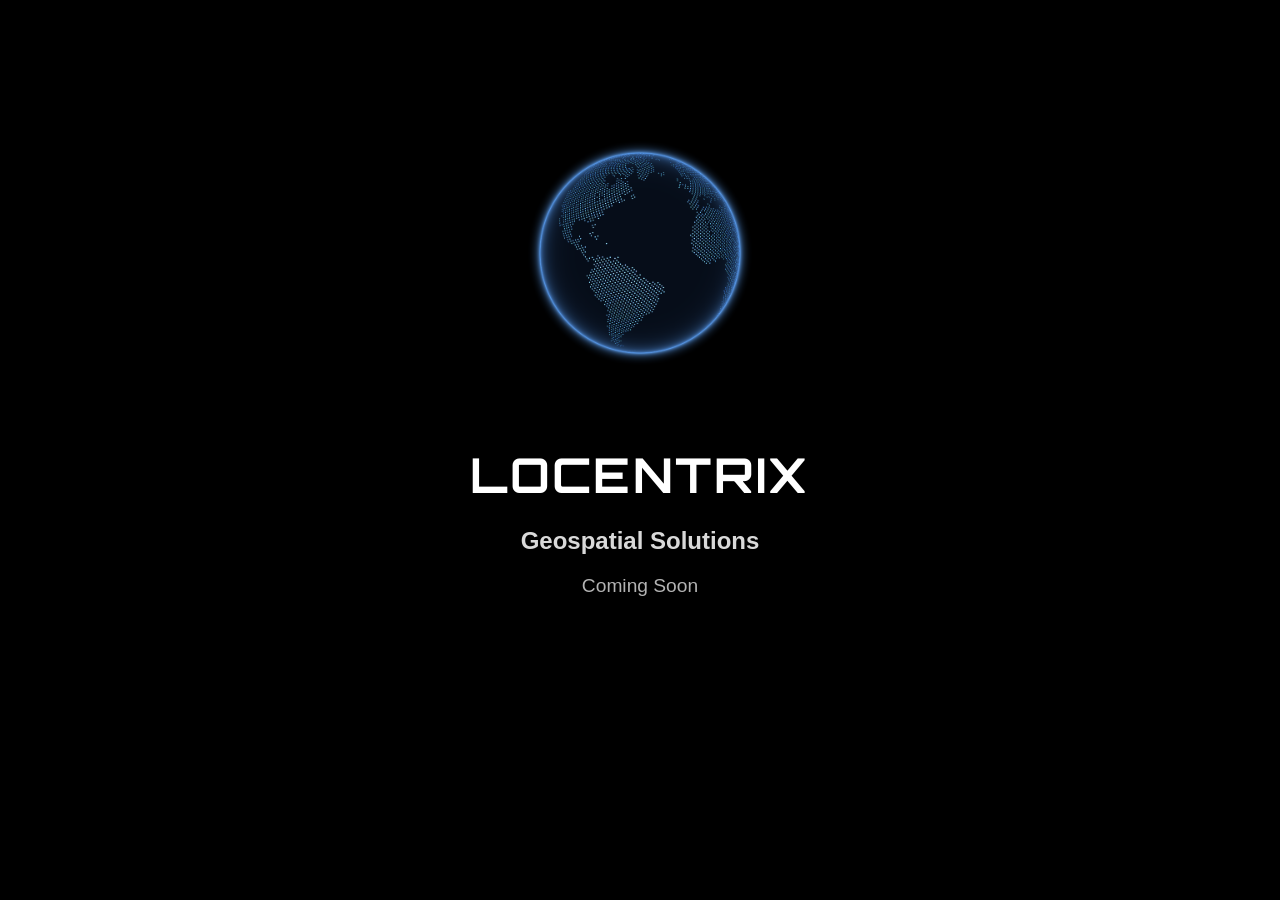
<file: index.html>
<!DOCTYPE html>
<html lang="en">
<head>
<meta charset="UTF-8">
<title>Locentrix — Coming Soon</title>
<meta name="viewport" content="width=device-width, initial-scale=1.0">

<!-- Techy Google Font -->
<link href="https://fonts.googleapis.com/css2?family=Orbitron:wght@400;700&display=swap" rel="stylesheet">

<style>
    body {
        margin: 0;
        background: black;
        color: white;
        font-family: Arial, sans-serif;
        text-align: center;
        opacity: 0;
        animation: fadeIn 2s ease forwards;
    }

    @keyframes fadeIn {
        from { opacity: 0; }
        to { opacity: 1; }
    }

    .container {
        margin-top: 10%;
    }

    img {
        width: 250px;
        margin-bottom: 30px;
    }

    h1 {
        font-family: 'Orbitron', sans-serif; /* tech font */
        font-size: 3rem;
        letter-spacing: 0.15rem;
    }

    h2 {
        font-size: 1.5rem;
        opacity: 0.85;
        margin-top: -10px;
    }

    p {
        font-size: 1.2rem;
        opacity: 0.7;
        margin-top: 20px;
    }
</style>
</head>

<body>

<div class="container">
    <img src="assets/earth.png" alt="Earth">
    <h1>LOCENTRIX</h1>
    <h2>Geospatial Solutions</h2>
    <p>Coming Soon</p>
</div>

</body>
</html>
</file>
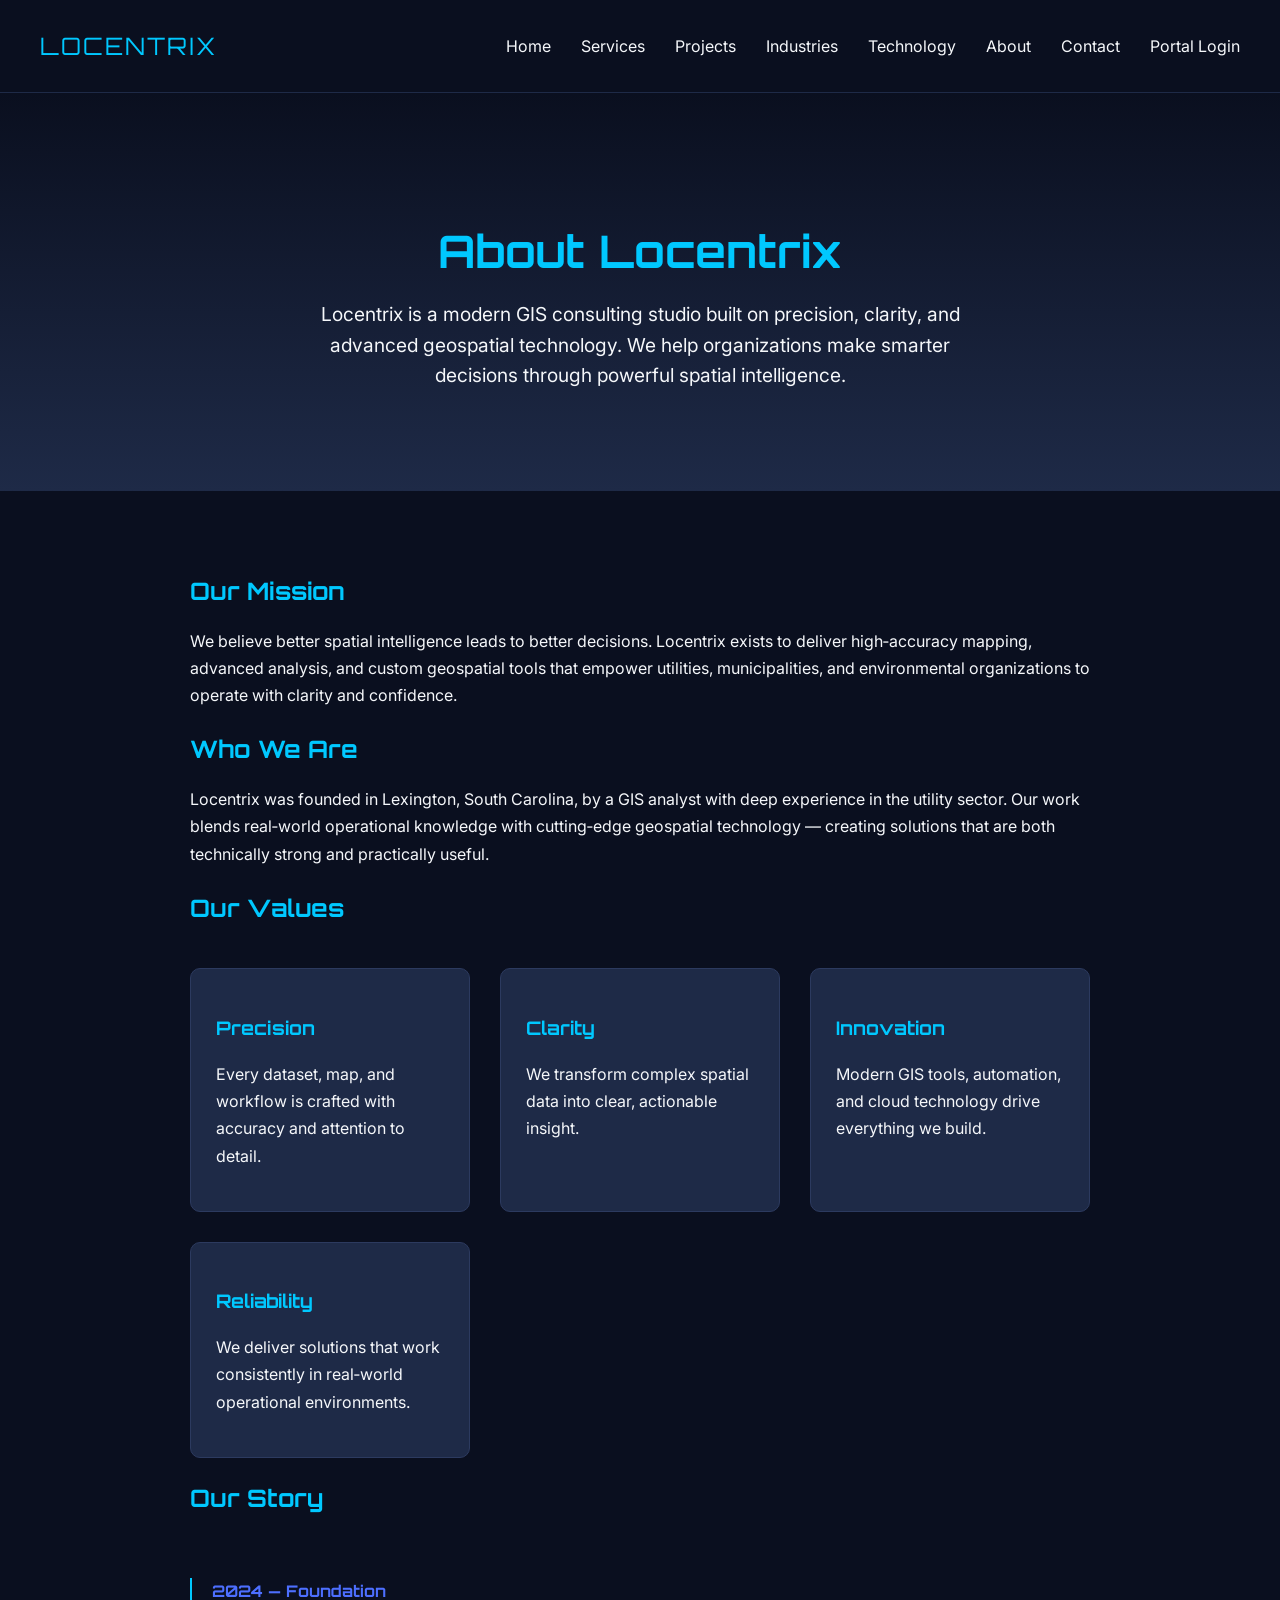
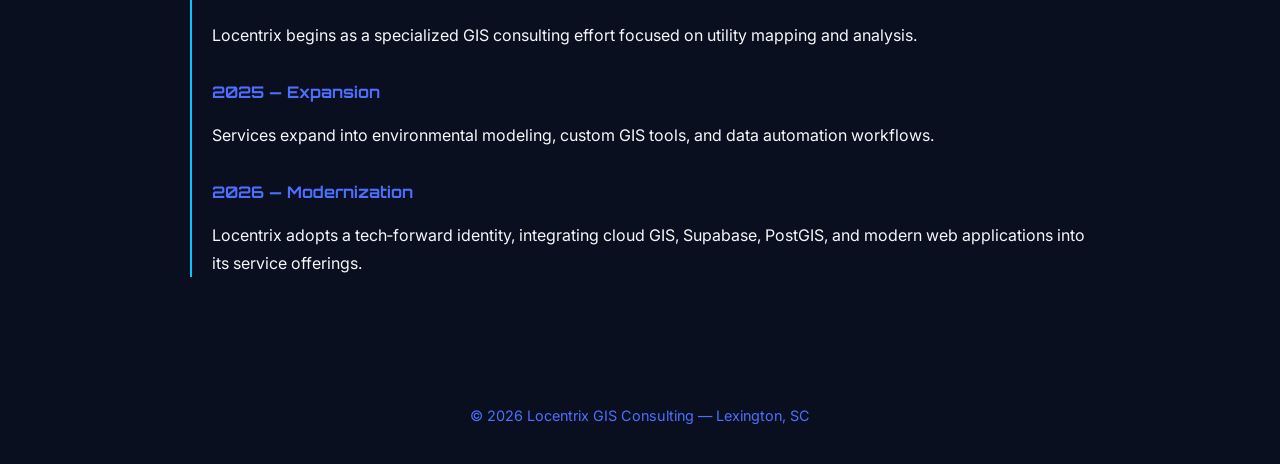
<file: Locentrix/About.html>
<!DOCTYPE html>
<html lang="en">
<head>
    <meta charset="UTF-8">
    <meta name="viewport" content="width=device-width, initial-scale=1.0">
    <title>Locentrix | About Us</title>

    <link href="https://fonts.googleapis.com/css2?family=Orbitron:wght@400;600&family=Inter:wght@300;400;600&display=swap" rel="stylesheet">

    <style>
        body {
            margin: 0;
            font-family: 'Inter', sans-serif;
            background-color: #0A0F1F;
            color: #F5F7FA;
        }

        nav {
            display: flex;
            justify-content: space-between;
            align-items: center;
            padding: 20px 40px;
            background-color: #0A0F1F;
            border-bottom: 1px solid #1E2A47;
        }

        nav .logo {
            font-family: 'Orbitron', sans-serif;
            font-size: 1.5rem;
            color: #00C8FF;
            letter-spacing: 2px;
        }

        nav ul {
            list-style: none;
            display: flex;
            gap: 30px;
        }

        nav ul li a {
            text-decoration: none;
            color: #F5F7FA;
            transition: 0.2s;
        }

        nav ul li a:hover {
            color: #00C8FF;
        }

        .hero {
            text-align: center;
            padding: 100px 20px;
            background: linear-gradient(180deg, #0A0F1F 0%, #1E2A47 100%);
        }

        .hero h1 {
            font-family: 'Orbitron', sans-serif;
            font-size: 2.8rem;
            color: #00C8FF;
            margin-bottom: 20px;
        }

        .hero p {
            max-width: 700px;
            margin: 0 auto;
            font-size: 1.2rem;
            line-height: 1.6;
        }

        .about-section {
            padding: 60px 40px;
            max-width: 900px;
            margin: 0 auto;
            line-height: 1.7;
        }

        .about-section h2 {
            font-family: 'Orbitron', sans-serif;
            color: #00C8FF;
            margin-bottom: 15px;
        }

        .values-grid {
            display: grid;
            grid-template-columns: repeat(auto-fit, minmax(260px, 1fr));
            gap: 30px;
            margin-top: 40px;
        }

        .value-card {
            background-color: #1E2A47;
            padding: 25px;
            border-radius: 10px;
            border: 1px solid #2C3A5F;
            transition: 0.25s;
        }

        .value-card:hover {
            border-color: #00C8FF;
            transform: translateY(-5px);
        }

        .value-card h3 {
            font-family: 'Orbitron', sans-serif;
            color: #00C8FF;
            margin-bottom: 10px;
        }

        .timeline {
            margin-top: 60px;
            border-left: 2px solid #00C8FF;
            padding-left: 20px;
        }

        .timeline-item {
            margin-bottom: 30px;
        }

        .timeline-item h4 {
            font-family: 'Orbitron', sans-serif;
            color: #4D6FFF;
            margin-bottom: 5px;
        }

        .footer {
            text-align: center;
            padding: 40px;
            font-size: 0.9rem;
            color: #4D6FFF;
        }
    </style>
</head>

<body>

    <nav>
        <div class="logo">LOCENTRIX</div>
        <ul>
            <li><a href="index.html">Home</a></li>
            <li><a href="services.html">Services</a></li>
            <li><a href="projects.html">Projects</a></li>
            <li><a href="industries.html">Industries</a></li>
            <li><a href="technology.html">Technology</a></li>
            <li><a href="about.html">About</a></li>
            <li><a href="contact.html">Contact</a></li>
            <li><a href="portal.html">Portal Login</a></li>
        </ul>
    </nav>

    <div class="hero">
        <h1>About Locentrix</h1>
        <p>
            Locentrix is a modern GIS consulting studio built on precision, clarity, and advanced geospatial technology.
            We help organizations make smarter decisions through powerful spatial intelligence.
        </p>
    </div>

    <div class="about-section">
        <h2>Our Mission</h2>
        <p>
            We believe better spatial intelligence leads to better decisions. Locentrix exists to deliver high‑accuracy
            mapping, advanced analysis, and custom geospatial tools that empower utilities, municipalities, and
            environmental organizations to operate with clarity and confidence.
        </p>

        <h2>Who We Are</h2>
        <p>
            Locentrix was founded in Lexington, South Carolina, by a GIS analyst with deep experience in the utility
            sector. Our work blends real‑world operational knowledge with cutting‑edge geospatial technology — creating
            solutions that are both technically strong and practically useful.
        </p>

        <h2>Our Values</h2>
        <div class="values-grid">
            <div class="value-card">
                <h3>Precision</h3>
                <p>Every dataset, map, and workflow is crafted with accuracy and attention to detail.</p>
            </div>

            <div class="value-card">
                <h3>Clarity</h3>
                <p>We transform complex spatial data into clear, actionable insight.</p>
            </div>

            <div class="value-card">
                <h3>Innovation</h3>
                <p>Modern GIS tools, automation, and cloud technology drive everything we build.</p>
            </div>

            <div class="value-card">
                <h3>Reliability</h3>
                <p>We deliver solutions that work consistently in real‑world operational environments.</p>
            </div>
        </div>

        <h2>Our Story</h2>
        <div class="timeline">
            <div class="timeline-item">
                <h4>2024 — Foundation</h4>
                <p>Locentrix begins as a specialized GIS consulting effort focused on utility mapping and analysis.</p>
            </div>

            <div class="timeline-item">
                <h4>2025 — Expansion</h4>
                <p>Services expand into environmental modeling, custom GIS tools, and data automation workflows.</p>
            </div>

            <div class="timeline-item">
                <h4>2026 — Modernization</h4>
                <p>Locentrix adopts a tech‑forward identity, integrating cloud GIS, Supabase, PostGIS, and modern web
                   applications into its service offerings.</p>
            </div>
        </div>
    </div>

    <div class="footer">
        © 2026 Locentrix GIS Consulting — Lexington, SC
    </div>

</body>
</html>
</file>
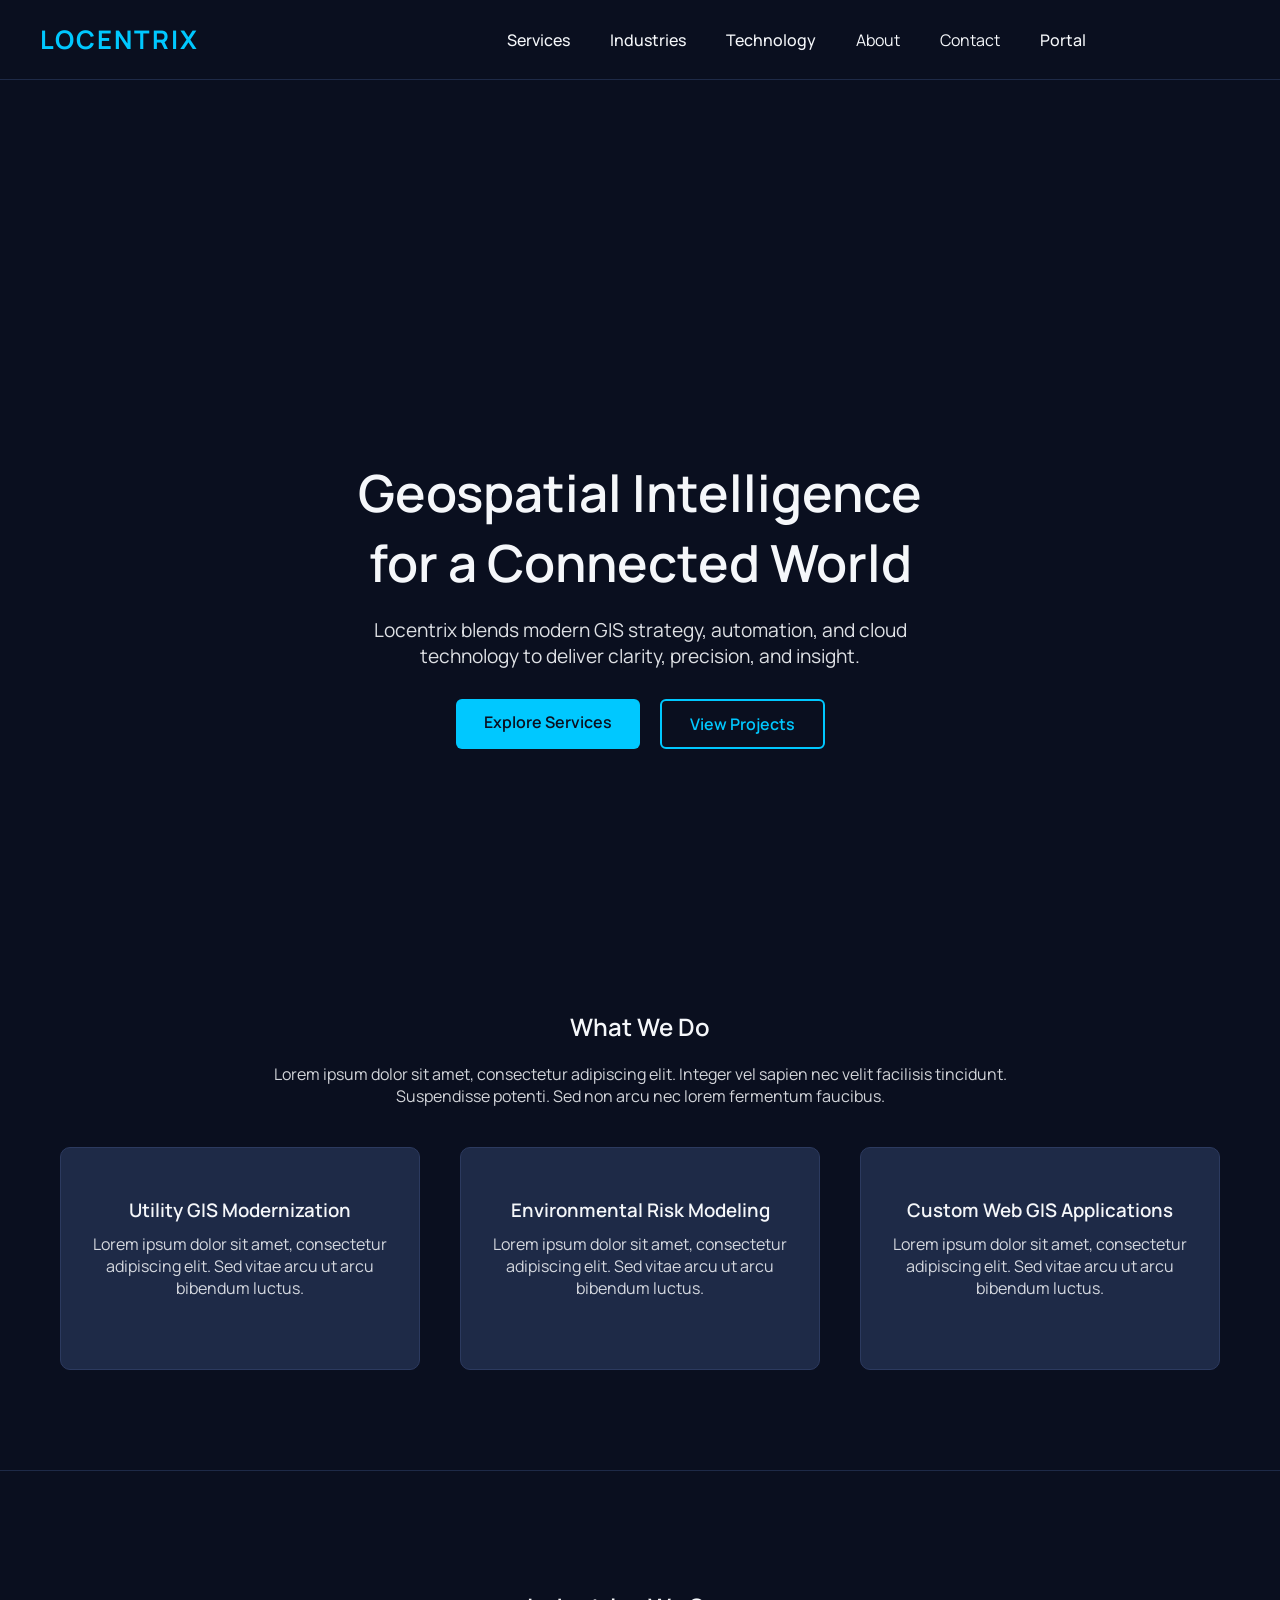
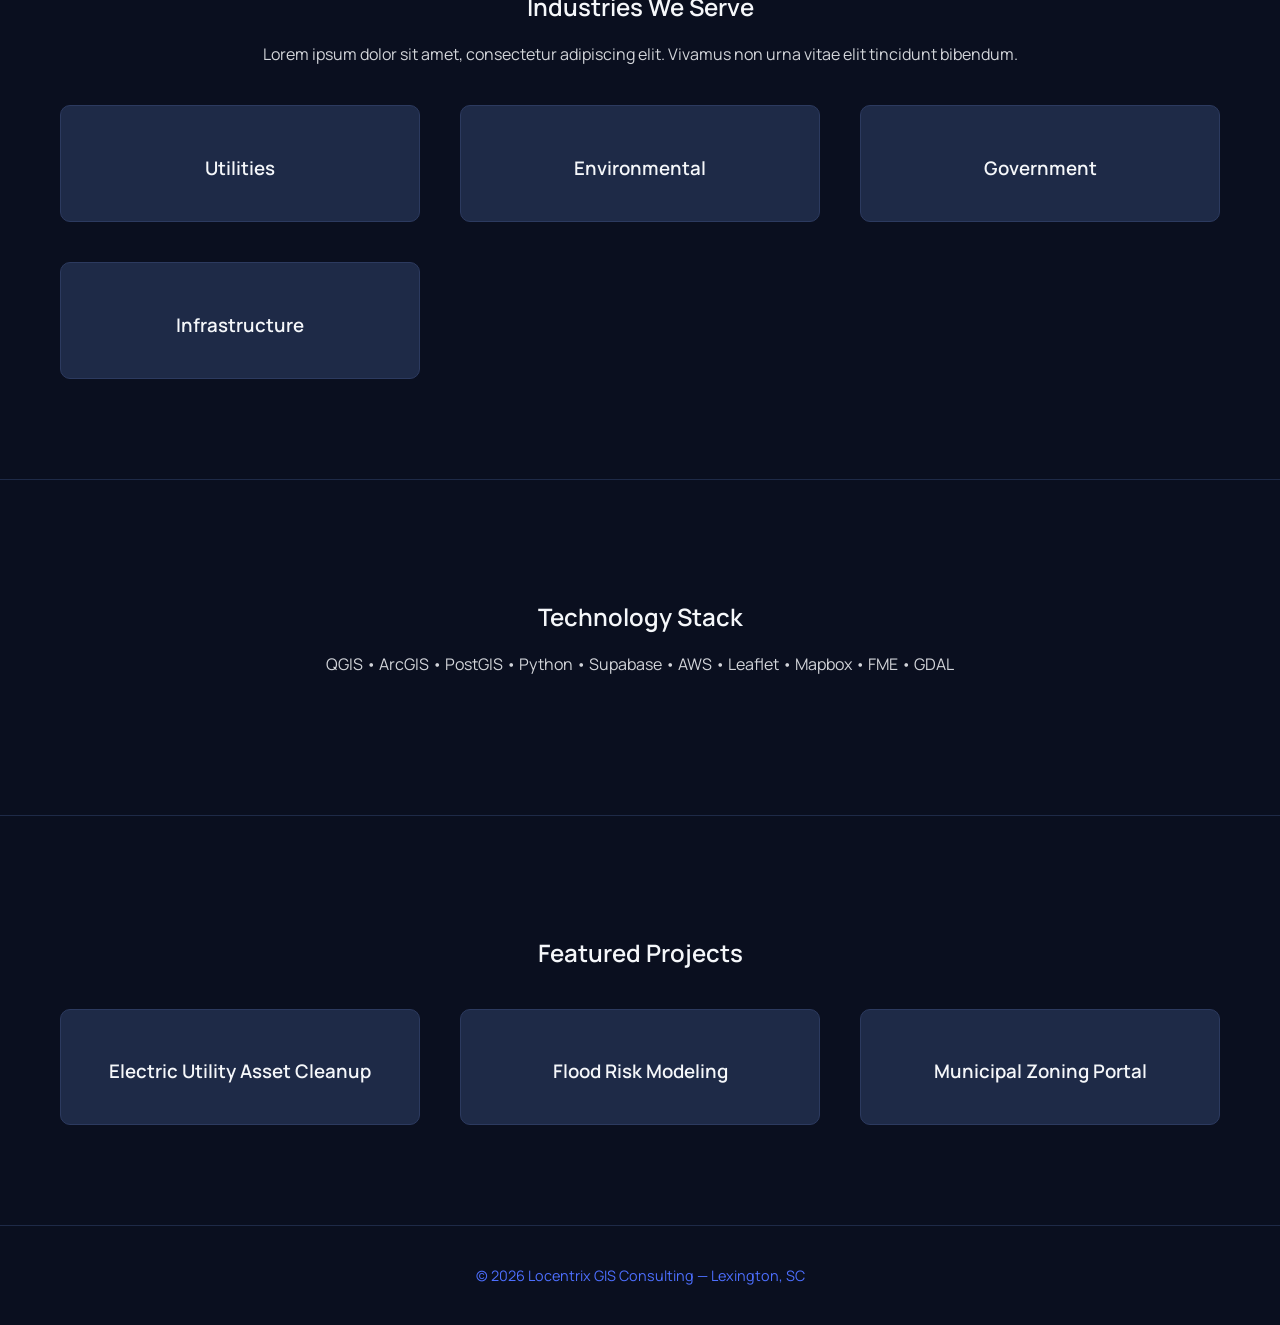
<file: Locentrix/Home.html>
<!DOCTYPE html>
<html lang="en">
<head>
    <meta charset="UTF-8">
    <meta name="viewport" content="width=device-width, initial-scale=1.0">
    <title>Locentrix | Geospatial Intelligence & Strategy</title>

    <!-- Fonts -->
    <link href="https://fonts.googleapis.com/css2?family=Manrope:wght@300;400;500;600;700&display=swap" rel="stylesheet">

    <!-- Styles -->
    <link rel="stylesheet" href="styles/styles.css">
</head>

<body>

    <!-- NAVIGATION -->
    <nav class="mega-nav">
        <div class="logo">LOCENTRIX</div>

        <ul class="nav-links">
            <li class="nav-item">
                <a href="#">Services</a>
                <div class="mega-menu">
                    <div class="mega-column">
                        <h4>Geospatial Strategy</h4>
                        <a href="#">GIS Modernization</a>
                        <a href="#">Spatial Data Strategy</a>
                        <a href="#">Enterprise GIS Planning</a>
                    </div>
                    <div class="mega-column">
                        <h4>Mapping & Analysis</h4>
                        <a href="#">Utility Asset Mapping</a>
                        <a href="#">Environmental Modeling</a>
                        <a href="#">Infrastructure Studies</a>
                    </div>
                    <div class="mega-column">
                        <h4>Automation & Tools</h4>
                        <a href="#">Python ETL Pipelines</a>
                        <a href="#">Custom Web GIS Apps</a>
                        <a href="#">Machine Learning for Spatial Data</a>
                    </div>
                </div>
            </li>

            <li class="nav-item">
                <a href="#">Industries</a>
                <div class="mega-menu">
                    <div class="mega-column">
                        <h4>Utilities</h4>
                        <a href="#">Electric</a>
                        <a href="#">Water</a>
                        <a href="#">Gas</a>
                    </div>
                    <div class="mega-column">
                        <h4>Environmental</h4>
                        <a href="#">Conservation</a>
                        <a href="#">Risk Modeling</a>
                        <a href="#">Impact Studies</a>
                    </div>
                    <div class="mega-column">
                        <h4>Government</h4>
                        <a href="#">Municipal GIS</a>
                        <a href="#">Planning & Zoning</a>
                        <a href="#">Public Works</a>
                    </div>
                </div>
            </li>

            <li class="nav-item">
                <a href="#">Technology</a>
                <div class="mega-menu">
                    <div class="mega-column">
                        <h4>Cloud GIS</h4>
                        <a href="#">AWS</a>
                        <a href="#">Supabase</a>
                        <a href="#">PostGIS</a>
                    </div>
                    <div class="mega-column">
                        <h4>Web Mapping</h4>
                        <a href="#">Leaflet</a>
                        <a href="#">Mapbox</a>
                        <a href="#">ArcGIS Online</a>
                    </div>
                    <div class="mega-column">
                        <h4>Automation</h4>
                        <a href="#">Python</a>
                        <a href="#">FME</a>
                        <a href="#">Geoprocessing Tools</a>
                    </div>
                </div>
            </li>

            <li><a href="about.html">About</a></li>
            <li><a href="contact.html">Contact</a></li>

            <li class="nav-item">
                <a href="#">Portal</a>
                <div class="mega-menu">
                    <div class="mega-column">
                        <h4>Client Tools</h4>
                        <a href="#">Project Dashboard</a>
                        <a href="#">Data Upload</a>
                        <a href="#">Map Viewer</a>
                    </div>
                    <div class="mega-column">
                        <h4>Account</h4>
                        <a href="#">Login</a>
                        <a href="#">Register</a>
                        <a href="#">Support</a>
                    </div>
                </div>
            </li>
        </ul>
    </nav>

    <!-- HERO SECTION WITH VIDEO -->
    <header class="hero-video">
        <video autoplay muted loop playsinline class="hero-bg">
            <source src="https://assets.mixkit.co/videos/preview/mixkit-topographic-map-lines-1189-large.mp4" type="video/mp4">
        </video>

        <div class="hero-overlay"></div>

        <div class="hero-content">
            <h1>Geospatial Intelligence for a Connected World</h1>
            <p>Locentrix blends modern GIS strategy, automation, and cloud technology to deliver clarity, precision, and insight.</p>

            <div class="cta-buttons">
                <a href="#" class="cta-primary">Explore Services</a>
                <a href="#" class="cta-secondary">View Projects</a>
            </div>
        </div>
    </header>

    <!-- SECTION: WHAT WE DO -->
    <section class="wide-section">
        <h2>What We Do</h2>
        <p>Lorem ipsum dolor sit amet, consectetur adipiscing elit. Integer vel sapien nec velit facilisis tincidunt. Suspendisse potenti. Sed non arcu nec lorem fermentum faucibus.</p>

        <div class="grid-container">
            <div class="card">
                <h3>Utility GIS Modernization</h3>
                <p>Lorem ipsum dolor sit amet, consectetur adipiscing elit. Sed vitae arcu ut arcu bibendum luctus.</p>
            </div>
            <div class="card">
                <h3>Environmental Risk Modeling</h3>
                <p>Lorem ipsum dolor sit amet, consectetur adipiscing elit. Sed vitae arcu ut arcu bibendum luctus.</p>
            </div>
            <div class="card">
                <h3>Custom Web GIS Applications</h3>
                <p>Lorem ipsum dolor sit amet, consectetur adipiscing elit. Sed vitae arcu ut arcu bibendum luctus.</p>
            </div>
        </div>
    </section>

    <!-- SECTION: INDUSTRIES -->
    <section class="wide-section">
        <h2>Industries We Serve</h2>
        <p>Lorem ipsum dolor sit amet, consectetur adipiscing elit. Vivamus non urna vitae elit tincidunt bibendum.</p>

        <div class="grid-container">
            <div class="card"><h3>Utilities</h3></div>
            <div class="card"><h3>Environmental</h3></div>
            <div class="card"><h3>Government</h3></div>
            <div class="card"><h3>Infrastructure</h3></div>
        </div>
    </section>

    <!-- SECTION: TECHNOLOGY STACK -->
    <section class="wide-section">
        <h2>Technology Stack</h2>
        <p>QGIS • ArcGIS • PostGIS • Python • Supabase • AWS • Leaflet • Mapbox • FME • GDAL</p>
    </section>

    <!-- SECTION: FEATURED PROJECTS -->
    <section class="wide-section">
        <h2>Featured Projects</h2>
        <div class="grid-container">
            <div class="card"><h3>Electric Utility Asset Cleanup</h3></div>
            <div class="card"><h3>Flood Risk Modeling</h3></div>
            <div class="card"><h3>Municipal Zoning Portal</h3></div>
        </div>
    </section>

    <!-- FOOTER -->
    <footer class="footer">
        © 2026 Locentrix GIS Consulting — Lexington, SC
    </footer>

</body>
</html>
</file>
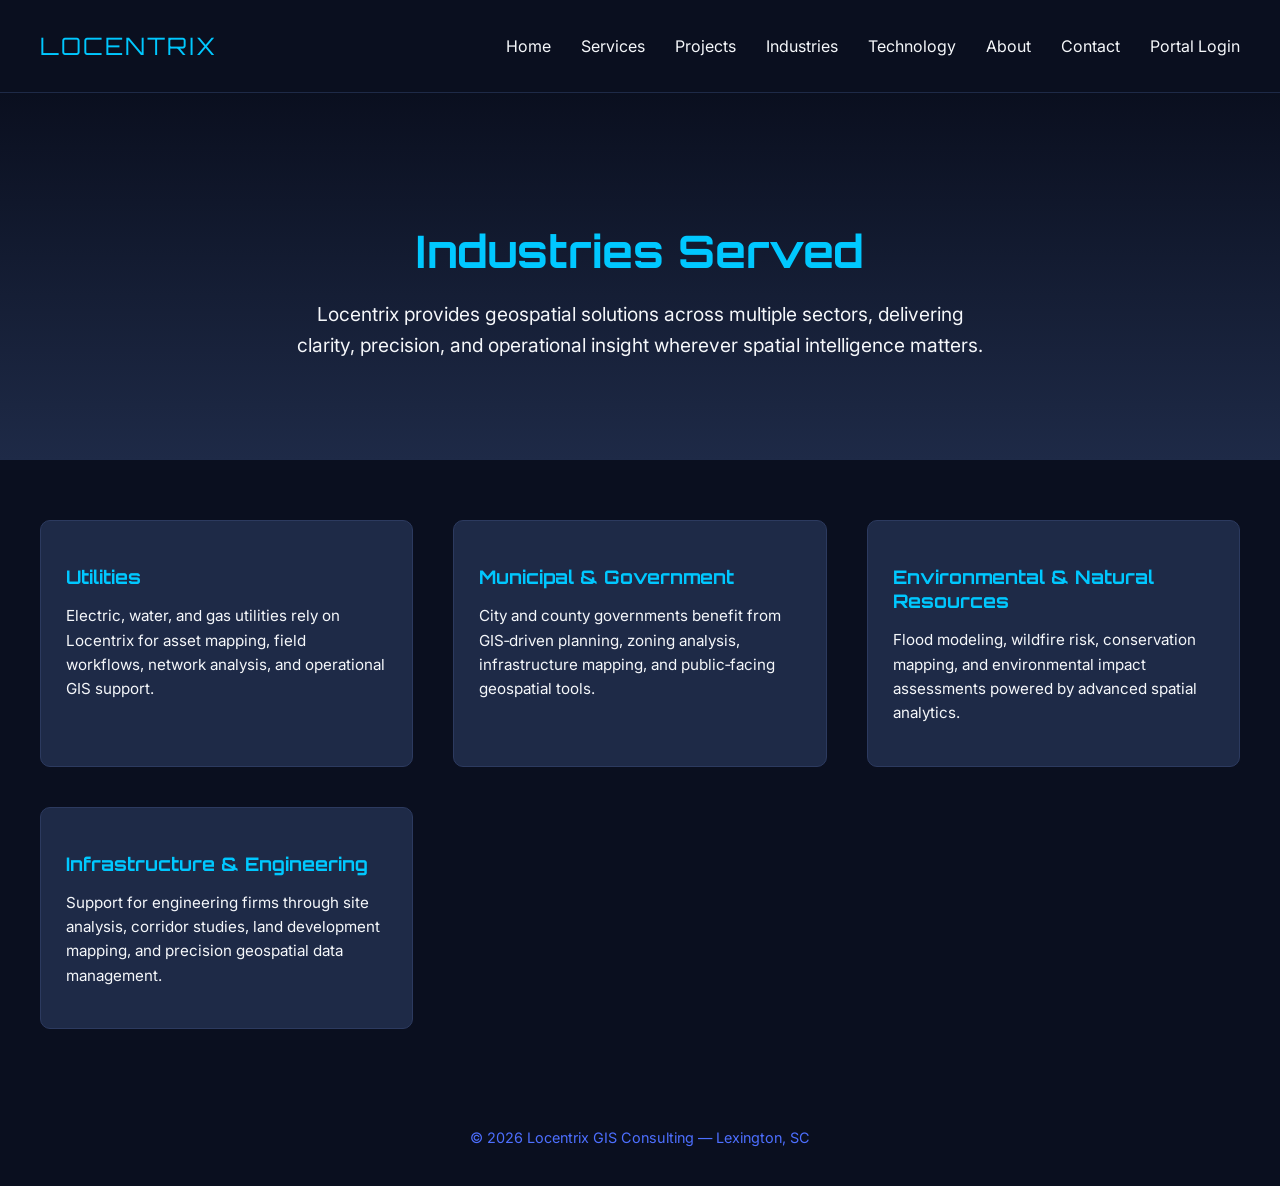
<file: Locentrix/Industries.html>
<!DOCTYPE html>
<html lang="en">
<head>
    <meta charset="UTF-8">
    <meta name="viewport" content="width=device-width, initial-scale=1.0">
    <title>Locentrix | Industries</title>

    <link href="https://fonts.googleapis.com/css2?family=Orbitron:wght@400;600&family=Inter:wght@300;400;600&display=swap" rel="stylesheet">

    <style>
        body {
            margin: 0;
            font-family: 'Inter', sans-serif;
            background-color: #0A0F1F;
            color: #F5F7FA;
        }

        nav {
            display: flex;
            justify-content: space-between;
            align-items: center;
            padding: 20px 40px;
            background-color: #0A0F1F;
            border-bottom: 1px solid #1E2A47;
        }

        nav .logo {
            font-family: 'Orbitron', sans-serif;
            font-size: 1.5rem;
            color: #00C8FF;
            letter-spacing: 2px;
        }

        nav ul {
            list-style: none;
            display: flex;
            gap: 30px;
        }

        nav ul li a {
            text-decoration: none;
            color: #F5F7FA;
            transition: 0.2s;
        }

        nav ul li a:hover {
            color: #00C8FF;
        }

        .hero {
            text-align: center;
            padding: 100px 20px;
            background: linear-gradient(180deg, #0A0F1F 0%, #1E2A47 100%);
        }

        .hero h1 {
            font-family: 'Orbitron', sans-serif;
            font-size: 2.8rem;
            color: #00C8FF;
            margin-bottom: 20px;
        }

        .hero p {
            max-width: 700px;
            margin: 0 auto;
            font-size: 1.2rem;
            line-height: 1.6;
        }

        .industries-grid {
            display: grid;
            grid-template-columns: repeat(auto-fit, minmax(280px, 1fr));
            gap: 40px;
            padding: 60px 40px;
        }

        .industry-card {
            background-color: #1E2A47;
            padding: 25px;
            border-radius: 10px;
            border: 1px solid #2C3A5F;
            transition: 0.25s;
        }

        .industry-card:hover {
            border-color: #00C8FF;
            transform: translateY(-5px);
        }

        .industry-card h3 {
            font-family: 'Orbitron', sans-serif;
            color: #00C8FF;
            margin-bottom: 10px;
        }

        .industry-card p {
            line-height: 1.6;
            font-size: 0.95rem;
        }

        .footer {
            text-align: center;
            padding: 40px;
            font-size: 0.9rem;
            color: #4D6FFF;
        }
    </style>
</head>

<body>

    <nav>
        <div class="logo">LOCENTRIX</div>
        <ul>
            <li><a href="index.html">Home</a></li>
            <li><a href="services.html">Services</a></li>
            <li><a href="projects.html">Projects</a></li>
            <li><a href="industries.html">Industries</a></li>
            <li><a href="technology.html">Technology</a></li>
            <li><a href="about.html">About</a></li>
            <li><a href="contact.html">Contact</a></li>
            <li><a href="portal.html">Portal Login</a></li>
        </ul>
    </nav>

    <div class="hero">
        <h1>Industries Served</h1>
        <p>
            Locentrix provides geospatial solutions across multiple sectors, delivering clarity, precision, and
            operational insight wherever spatial intelligence matters.
        </p>
    </div>

    <div class="industries-grid">

        <div class="industry-card">
            <h3>Utilities</h3>
            <p>
                Electric, water, and gas utilities rely on Locentrix for asset mapping, field workflows, network
                analysis, and operational GIS support.
            </p>
        </div>

        <div class="industry-card">
            <h3>Municipal & Government</h3>
            <p>
                City and county governments benefit from GIS‑driven planning, zoning analysis, infrastructure mapping,
                and public‑facing geospatial tools.
            </p>
        </div>

        <div class="industry-card">
            <h3>Environmental & Natural Resources</h3>
            <p>
                Flood modeling, wildfire risk, conservation mapping, and environmental impact assessments powered by
                advanced spatial analytics.
            </p>
        </div>

        <div class="industry-card">
            <h3>Infrastructure & Engineering</h3>
            <p>
                Support for engineering firms through site analysis, corridor studies, land development mapping,
                and precision geospatial data management.
            </p>
        </div>

    </div>

    <div class="footer">
        © 2026 Locentrix GIS Consulting — Lexington, SC
    </div>

</body>
</html>
</file>
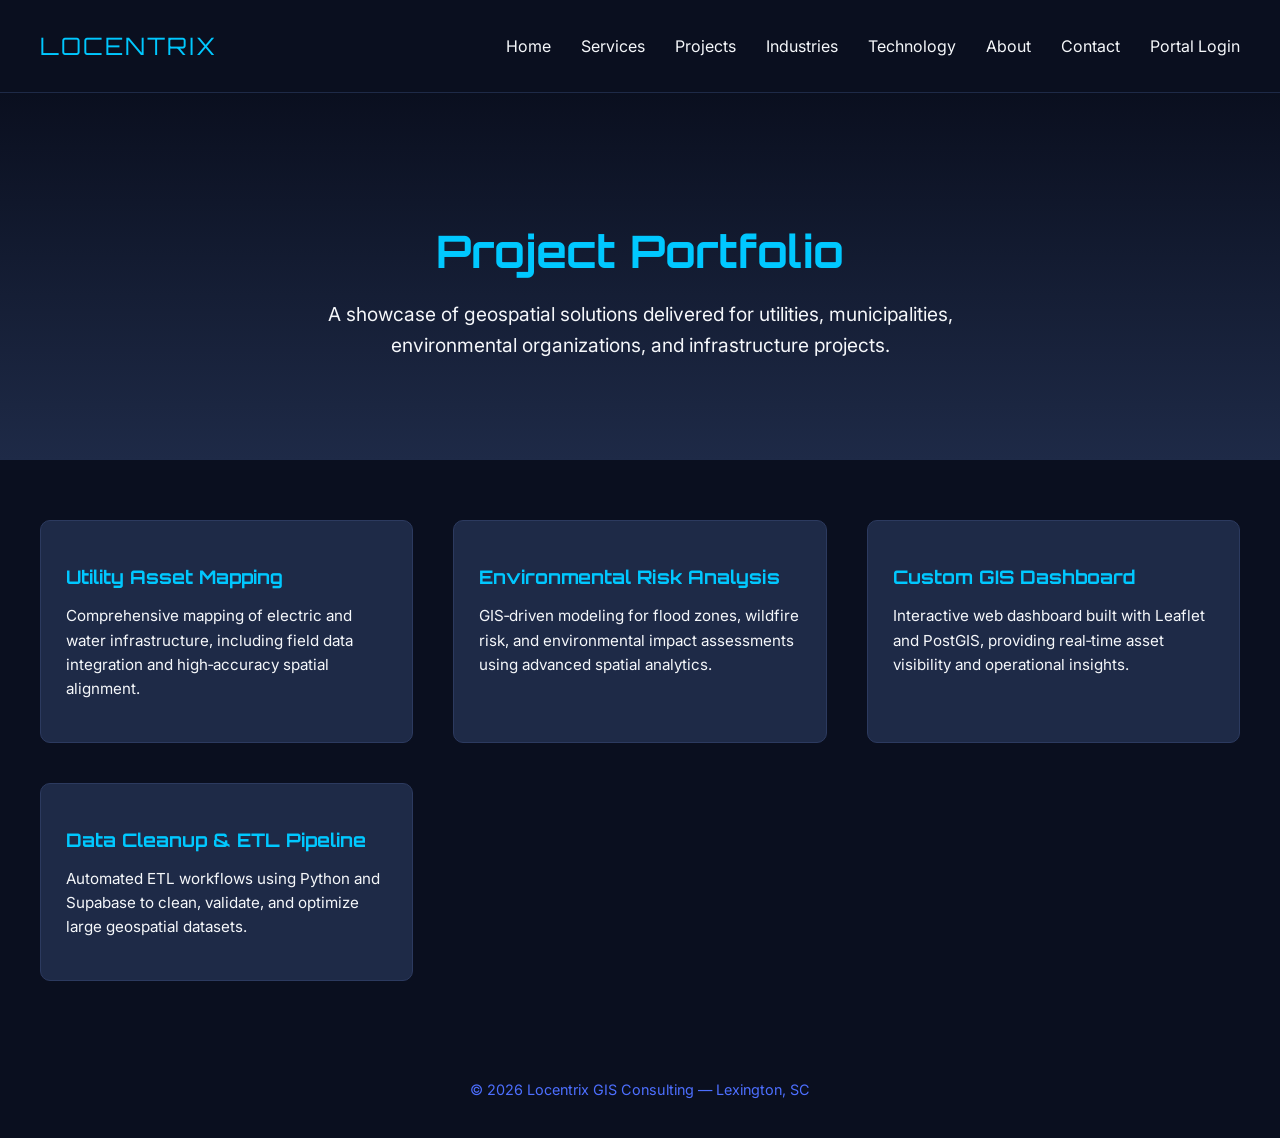
<file: Locentrix/Projects.html>
<!DOCTYPE html>
<html lang="en">
<head>
    <meta charset="UTF-8">
    <meta name="viewport" content="width=device-width, initial-scale=1.0">
    <title>Locentrix | Projects</title>

    <link href="https://fonts.googleapis.com/css2?family=Orbitron:wght@400;600&family=Inter:wght@300;400;600&display=swap" rel="stylesheet">

    <style>
        body {
            margin: 0;
            font-family: 'Inter', sans-serif;
            background-color: #0A0F1F;
            color: #F5F7FA;
        }

        nav {
            display: flex;
            justify-content: space-between;
            align-items: center;
            padding: 20px 40px;
            background-color: #0A0F1F;
            border-bottom: 1px solid #1E2A47;
        }

        nav .logo {
            font-family: 'Orbitron', sans-serif;
            font-size: 1.5rem;
            color: #00C8FF;
            letter-spacing: 2px;
        }

        nav ul {
            list-style: none;
            display: flex;
            gap: 30px;
        }

        nav ul li a {
            text-decoration: none;
            color: #F5F7FA;
            transition: 0.2s;
        }

        nav ul li a:hover {
            color: #00C8FF;
        }

        .hero {
            text-align: center;
            padding: 100px 20px;
            background: linear-gradient(180deg, #0A0F1F 0%, #1E2A47 100%);
        }

        .hero h1 {
            font-family: 'Orbitron', sans-serif;
            font-size: 2.8rem;
            color: #00C8FF;
            margin-bottom: 20px;
        }

        .hero p {
            max-width: 700px;
            margin: 0 auto;
            font-size: 1.2rem;
            line-height: 1.6;
        }

        .projects-grid {
            display: grid;
            grid-template-columns: repeat(auto-fit, minmax(280px, 1fr));
            gap: 40px;
            padding: 60px 40px;
        }

        .project-card {
            background-color: #1E2A47;
            padding: 25px;
            border-radius: 10px;
            border: 1px solid #2C3A5F;
            transition: 0.25s;
        }

        .project-card:hover {
            border-color: #00C8FF;
            transform: translateY(-5px);
        }

        .project-card h3 {
            font-family: 'Orbitron', sans-serif;
            color: #00C8FF;
            margin-bottom: 10px;
        }

        .project-card p {
            line-height: 1.6;
            font-size: 0.95rem;
        }

        .footer {
            text-align: center;
            padding: 40px;
            font-size: 0.9rem;
            color: #4D6FFF;
        }
    </style>
</head>

<body>

    <nav>
        <div class="logo">LOCENTRIX</div>
        <ul>
            <li><a href="index.html">Home</a></li>
            <li><a href="services.html">Services</a></li>
            <li><a href="projects.html">Projects</a></li>
            <li><a href="industries.html">Industries</a></li>
            <li><a href="technology.html">Technology</a></li>
            <li><a href="about.html">About</a></li>
            <li><a href="contact.html">Contact</a></li>
            <li><a href="portal.html">Portal Login</a></li>
        </ul>
    </nav>

    <div class="hero">
        <h1>Project Portfolio</h1>
        <p>
            A showcase of geospatial solutions delivered for utilities, municipalities, environmental organizations,
            and infrastructure projects.
        </p>
    </div>

    <div class="projects-grid">

        <div class="project-card">
            <h3>Utility Asset Mapping</h3>
            <p>
                Comprehensive mapping of electric and water infrastructure, including field data integration and
                high‑accuracy spatial alignment.
            </p>
        </div>

        <div class="project-card">
            <h3>Environmental Risk Analysis</h3>
            <p>
                GIS‑driven modeling for flood zones, wildfire risk, and environmental impact assessments using
                advanced spatial analytics.
            </p>
        </div>

        <div class="project-card">
            <h3>Custom GIS Dashboard</h3>
            <p>
                Interactive web dashboard built with Leaflet and PostGIS, providing real‑time asset visibility
                and operational insights.
            </p>
        </div>

        <div class="project-card">
            <h3>Data Cleanup & ETL Pipeline</h3>
            <p>
                Automated ETL workflows using Python and Supabase to clean, validate, and optimize large geospatial datasets.
            </p>
        </div>

    </div>

    <div class="footer">
        © 2026 Locentrix GIS Consulting — Lexington, SC
    </div>

</body>
</html>
</file>
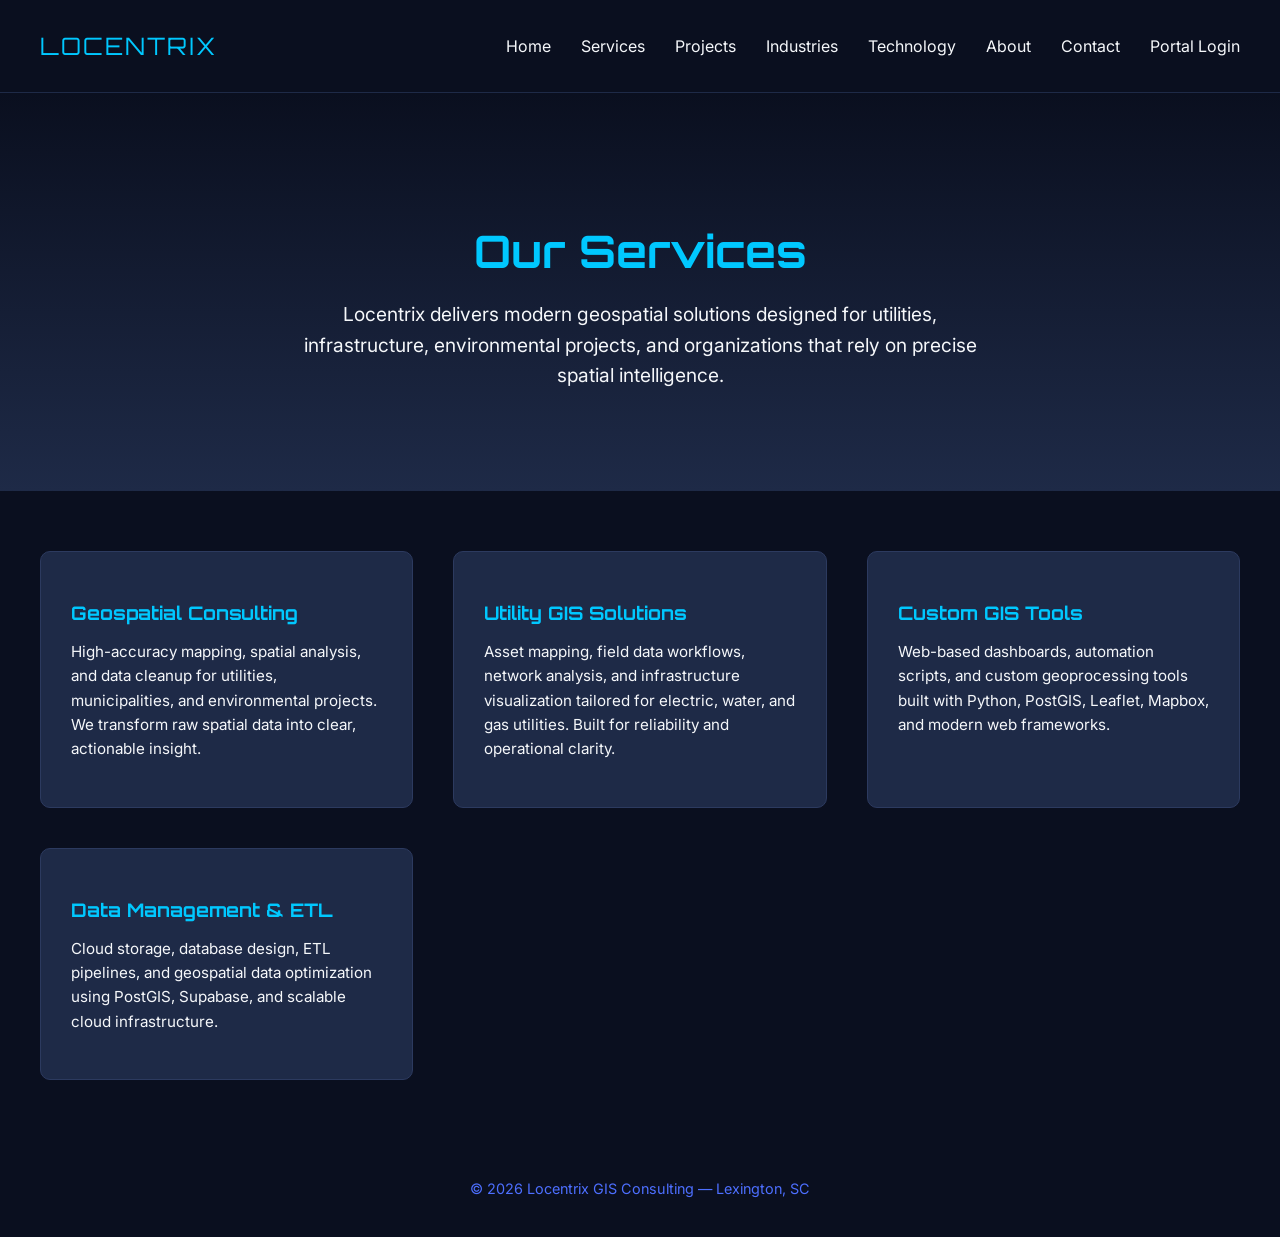
<file: Locentrix/Services.html>
<!DOCTYPE html>
<html lang="en">
<head>
    <meta charset="UTF-8">
    <meta name="viewport" content="width=device-width, initial-scale=1.0">
    <title>Locentrix | Services</title>

    <!-- Fonts -->
    <link href="https://fonts.googleapis.com/css2?family=Orbitron:wght@400;600&family=Inter:wght@300;400;600&display=swap" rel="stylesheet">

    <style>
        body {
            margin: 0;
            font-family: 'Inter', sans-serif;
            background-color: #0A0F1F;
            color: #F5F7FA;
        }

        /* Navigation */
        nav {
            display: flex;
            justify-content: space-between;
            align-items: center;
            padding: 20px 40px;
            background-color: #0A0F1F;
            border-bottom: 1px solid #1E2A47;
        }

        nav .logo {
            font-family: 'Orbitron', sans-serif;
            font-size: 1.5rem;
            color: #00C8FF;
            letter-spacing: 2px;
        }

        nav ul {
            list-style: none;
            display: flex;
            gap: 30px;
        }

        nav ul li a {
            text-decoration: none;
            color: #F5F7FA;
            font-weight: 400;
            transition: 0.2s;
        }

        nav ul li a:hover {
            color: #00C8FF;
        }

        /* Hero */
        .hero {
            text-align: center;
            padding: 100px 20px;
            background: linear-gradient(180deg, #0A0F1F 0%, #1E2A47 100%);
        }

        .hero h1 {
            font-family: 'Orbitron', sans-serif;
            font-size: 2.8rem;
            color: #00C8FF;
            margin-bottom: 20px;
        }

        .hero p {
            max-width: 700px;
            margin: 0 auto;
            font-size: 1.2rem;
            line-height: 1.6;
        }

        /* Services Grid */
        .services-container {
            display: grid;
            grid-template-columns: repeat(auto-fit, minmax(280px, 1fr));
            gap: 40px;
            padding: 60px 40px;
        }

        .service-card {
            background-color: #1E2A47;
            padding: 30px;
            border-radius: 10px;
            border: 1px solid #2C3A5F;
            transition: 0.25s;
        }

        .service-card:hover {
            border-color: #00C8FF;
            transform: translateY(-5px);
        }

        .service-card h3 {
            font-family: 'Orbitron', sans-serif;
            color: #00C8FF;
            margin-bottom: 15px;
        }

        .service-card p {
            line-height: 1.6;
            font-size: 0.95rem;
        }

        /* Footer */
        .footer {
            text-align: center;
            padding: 40px;
            font-size: 0.9rem;
            color: #4D6FFF;
        }
    </style>
</head>

<body>

    <!-- Navigation -->
    <nav>
        <div class="logo">LOCENTRIX</div>
        <ul>
            <li><a href="index.html">Home</a></li>
            <li><a href="services.html">Services</a></li>
            <li><a href="projects.html">Projects</a></li>
            <li><a href="industries.html">Industries</a></li>
            <li><a href="technology.html">Technology</a></li>
            <li><a href="about.html">About</a></li>
            <li><a href="contact.html">Contact</a></li>
            <li><a href="portal.html">Portal Login</a></li>
        </ul>
    </nav>

    <!-- Hero -->
    <div class="hero">
        <h1>Our Services</h1>
        <p>
            Locentrix delivers modern geospatial solutions designed for utilities, infrastructure, environmental projects,
            and organizations that rely on precise spatial intelligence.
        </p>
    </div>

    <!-- Services Grid -->
    <div class="services-container">

        <div class="service-card">
            <h3>Geospatial Consulting</h3>
            <p>
                High-accuracy mapping, spatial analysis, and data cleanup for utilities, municipalities, and environmental
                projects. We transform raw spatial data into clear, actionable insight.
            </p>
        </div>

        <div class="service-card">
            <h3>Utility GIS Solutions</h3>
            <p>
                Asset mapping, field data workflows, network analysis, and infrastructure visualization tailored for
                electric, water, and gas utilities. Built for reliability and operational clarity.
            </p>
        </div>

        <div class="service-card">
            <h3>Custom GIS Tools</h3>
            <p>
                Web-based dashboards, automation scripts, and custom geoprocessing tools built with Python, PostGIS,
                Leaflet, Mapbox, and modern web frameworks.
            </p>
        </div>

        <div class="service-card">
            <h3>Data Management & ETL</h3>
            <p>
                Cloud storage, database design, ETL pipelines, and geospatial data optimization using PostGIS, Supabase,
                and scalable cloud infrastructure.
            </p>
        </div>

    </div>

    <!-- Footer -->
    <div class="footer">
        © 2026 Locentrix GIS Consulting — Lexington, SC
    </div>

</body>
</html>
</file>
<file: Locentrix/styles/styles.css>
/* ===========================
   GLOBAL
   =========================== */

body {
    margin: 0;
    font-family: 'Manrope', sans-serif;
    background-color: #0A0F1F;
    color: #F5F7FA;
}

h1, h2, h3, h4 {
    font-weight: 600;
    color: #F5F7FA;
}

a {
    text-decoration: none;
    color: inherit;
}

/* ===========================
   NAVIGATION (Logo Left + Menu Centered)
   =========================== */

.mega-nav {
    display: flex;
    align-items: center;
    padding: 22px 40px;
    background-color: #0A0F1F;
    border-bottom: 1px solid #1E2A47;
    position: sticky;
    top: 0;
    z-index: 999;
}

.logo {
    font-size: 1.6rem;
    font-weight: 700;
    letter-spacing: 2px;
    color: #00C8FF;
    margin-right: auto; /* pushes menu to center */
}

.nav-links {
    list-style: none;
    display: flex;
    gap: 40px;
    margin: 0 auto; /* centers the menu */
    padding: 0;
}

.nav-item {
    position: relative;
}

.nav-item > a {
    padding: 8px 0;
    font-weight: 500;
    transition: 0.2s;
}

.nav-item > a:hover {
    color: #00C8FF;
}

/* ===========================
   MEGA MENU (Centered Under Each Item)
   =========================== */

.mega-menu {
    display: none;
    position: absolute;
    top: 40px;
    left: 50%;
    transform: translateX(-50%); /* centers dropdown under item */
    background-color: #121A2F;
    padding: 30px 40px;
    border-radius: 8px;
    border: 1px solid #1E2A47;
    box-shadow: 0px 10px 25px rgba(0,0,0,0.4);
    width: 600px;
    grid-template-columns: repeat(3, 1fr);
    gap: 30px;
    z-index: 999;
}

.nav-item:hover .mega-menu {
    display: grid;
}

.mega-column h4 {
    color: #00C8FF;
    margin-bottom: 10px;
    font-size: 1rem;
}

.mega-column a {
    display: block;
    padding: 6px 0;
    font-size: 0.9rem;
    color: #F5F7FA;
    opacity: 0.85;
    transition: 0.2s;
}

.mega-column a:hover {
    opacity: 1;
    color: #00C8FF;
}

/* ===========================
   HERO VIDEO SECTION
   =========================== */

.hero-video {
    position: relative;
    height: 90vh;
    overflow: hidden;
}

.hero-bg {
    width: 100%;
    height: 100%;
    object-fit: cover;
}

.hero-overlay {
    position: absolute;
    top: 0;
    left: 0;
    width: 100%;
    height: 100%;
    background: linear-gradient(
        180deg,
        rgba(10, 15, 31, 0.6) 0%,
        rgba(10, 15, 31, 0.9) 100%
    );
}

.hero-content {
    position: absolute;
    bottom: 15%;
    left: 50%;
    transform: translateX(-50%);
    text-align: center;
    max-width: 900px;
    padding: 20px;
}

.hero-content h1 {
    font-size: 3.2rem;
    margin-bottom: 20px;
}

.hero-content p {
    font-size: 1.2rem;
    opacity: 0.9;
    margin-bottom: 30px;
}

/* CTA Buttons */
.cta-buttons {
    display: flex;
    justify-content: center;
    gap: 20px;
}

.cta-primary {
    background-color: #00C8FF;
    color: #0A0F1F;
    padding: 12px 28px;
    border-radius: 6px;
    font-weight: 600;
    transition: 0.2s;
}

.cta-primary:hover {
    background-color: #4D6FFF;
}

.cta-secondary {
    border: 2px solid #00C8FF;
    color: #00C8FF;
    padding: 12px 28px;
    border-radius: 6px;
    font-weight: 600;
    transition: 0.2s;
}

.cta-secondary:hover {
    border-color: #4D6FFF;
    color: #4D6FFF;
}

/* ===========================
   SECTIONS
   =========================== */

.wide-section {
    padding: 100px 60px;
    border-bottom: 1px solid #1E2A47;
    text-align: center;
}

.wide-section p {
    max-width: 800px;
    margin: 0 auto 40px auto;
    opacity: 0.85;
}

/* ===========================
   GRID CARDS
   =========================== */

.grid-container {
    display: grid;
    grid-template-columns: repeat(auto-fit, minmax(280px, 1fr));
    gap: 40px;
    margin-top: 40px;
}

.card {
    background-color: #1E2A47;
    padding: 30px;
    border-radius: 10px;
    border: 1px solid #2C3A5F;
    transition: 0.25s;
}

.card:hover {
    border-color: #00C8FF;
    transform: translateY(-5px);
}

.card h3 {
    margin-bottom: 10px;
}

/* ===========================
   FOOTER
   =========================== */

.footer {
    text-align: center;
    padding: 40px;
    font-size: 0.9rem;
    color: #4D6FFF;
    background-color: #0A0F1F;
}
</file>
